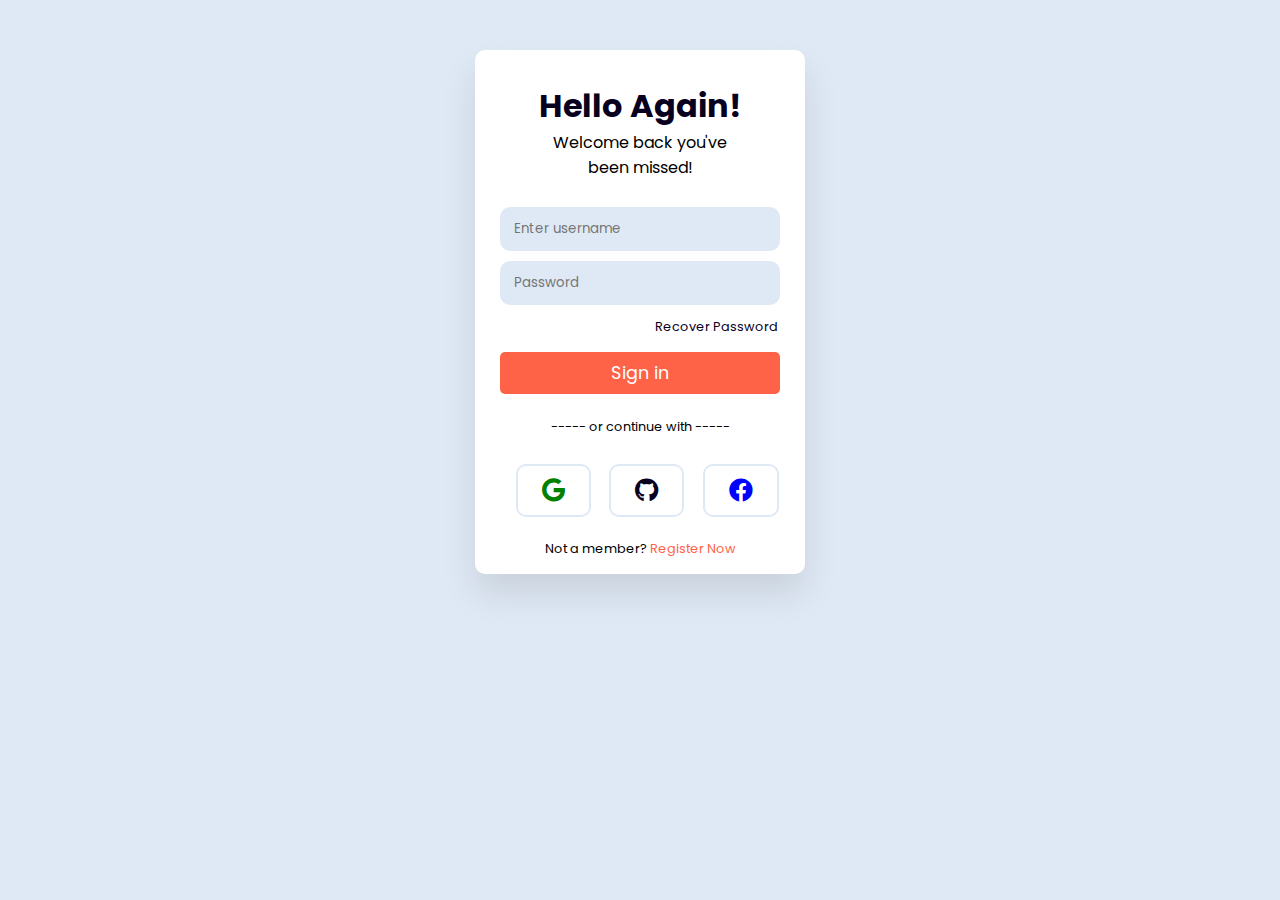
<file: index.html>
<!DOCTYPE html>
<html lang="en">
<head>
  <meta charset="UTF-8">
  <title>Cyber Security Awareness Login</title>
  <link rel="stylesheet" href="style.css">
   <!-- Font Awesome Cdn Link -->
   <link rel="stylesheet" href="https://cdnjs.cloudflare.com/ajax/libs/font-awesome/5.15.3/css/all.min.css"/>
</head>
<body>
  <div class="wrapper">
    <h1>Hello Again!</h1>
    <p>Welcome back you've <br> been missed!</p>
    <form>
      <input type="text" placeholder="Enter username">
      <input type="password" placeholder="Password">
      <p class="recover">
        <a href="#">Recover Password</a>
      </p>
    <closeform></closeform></form>
    <a href="dashboard.html">
    <button>Sign in</button>
    </a>
    <p class="or">
      ----- or continue with -----
    </p>
    <div class="icons">
      <i class="fab fa-google"></i>
      <i class="fab fa-github"></i>
      <i class="fab fa-facebook"></i>
    </div>
    <div class="not-member">
      Not a member? <a href="register.html">Register Now</a>
    </div>
  </div>
</body>
</html>
</file>
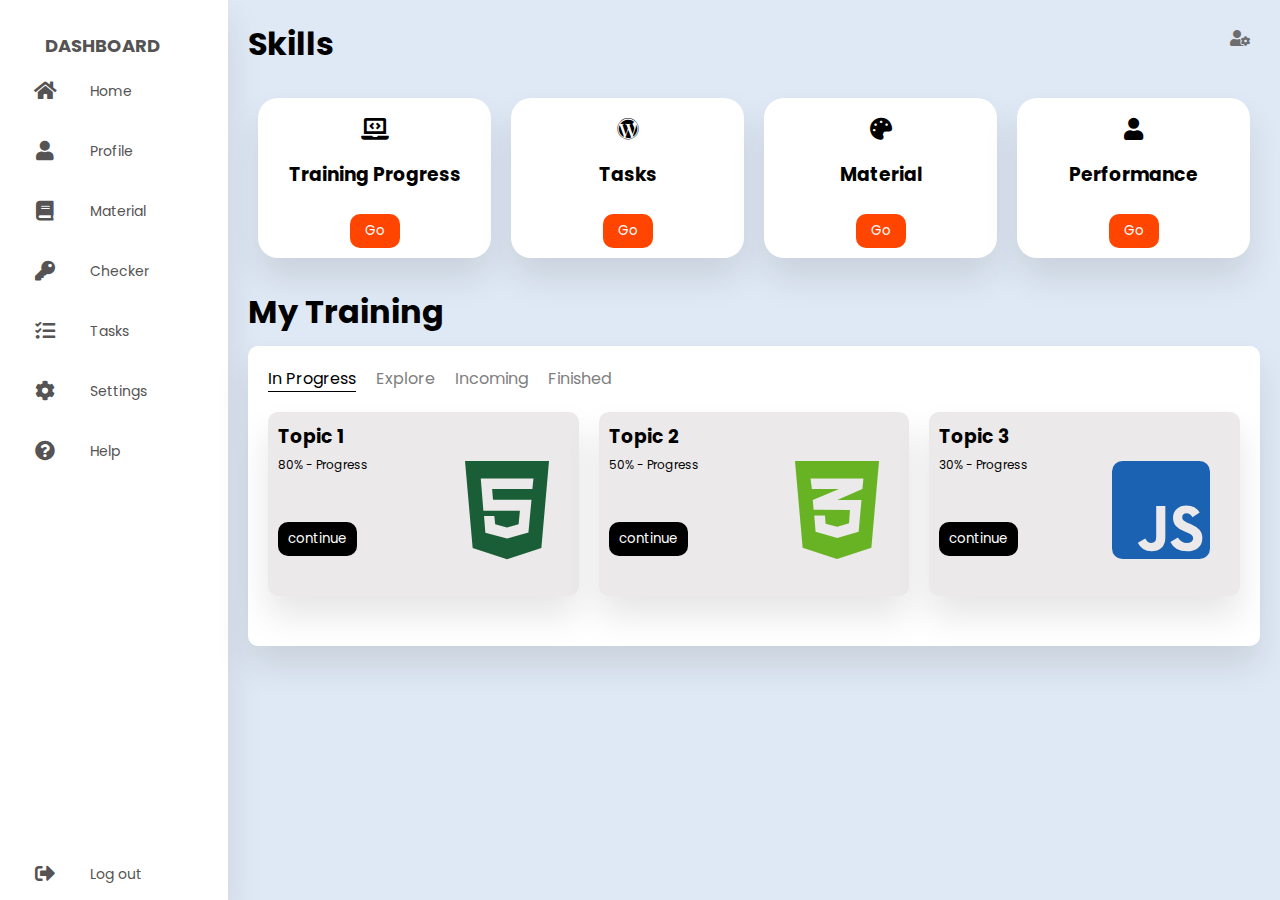
<file: dashboard.html>
<!DOCTYPE html>
<html lang="en">

<head>
  <meta charset="UTF-8" />
  <title>Dashboard</title>
  <link rel="stylesheet" href="dashboard.css" />
  <!-- Font Awesome Cdn Link -->
  <link rel="stylesheet" href="https://cdnjs.cloudflare.com/ajax/libs/font-awesome/5.15.4/css/all.min.css" />
</head>

<body>
  <div class="container">
    <nav>
      <ul>
        <li><a href="#" class="logo">
            <span class="nav-item">DashBoard</span>
          </a></li>
        <li><a href="dashboard.html">
            <i class="fas fa-home"></i>
            <span class="nav-item">Home</span>
          </a></li>
        <li><a href="">
            <i class="fas fa-user"></i>
            <span class="nav-item">Profile</span>
          </a></li>
        <li><a href="material.html">
            <i class="fas fa-book"></i>
            <span class="nav-item">Material</span>
          </a></li>
        <li><a href="">
            <i class="fas fa-key"></i>
            <span class="nav-item">Checker</span>
          </a></li>
        <li><a href="quiz.html">
            <i class="fas fa-tasks"></i>
            <span class="nav-item">Tasks</span>
          </a></li>
        <li><a href="">
            <i class="fas fa-cog"></i>
            <span class="nav-item">Settings</span>
          </a></li>
        <li><a href="">
            <i class="fas fa-question-circle"></i>
            <span class="nav-item">Help</span>
          </a></li>
        <li><a href="index.html" class="logout">
            <i class="fas fa-sign-out-alt"></i>
            <span class="nav-item">Log out</span>
          </a></li>
      </ul>
    </nav>

    <section class="main">
      <div class="main-top">
        <h1>Skills</h1>
        <i class="fas fa-user-cog"></i>
      </div>
      <div class="main-skills">
        <div class="card">
          <i class="fas fa-laptop-code"></i>
          <h3>Training Progress</h3>
          <button>Go</button>
        </div>
        <div class="card">
          <i class="fab fa-wordpress"></i>
          <h3>Tasks</h3>
          <button>Go</button>
        </div>
        <div class="card">
          <i class="fas fa-palette"></i>
          <h3>Material</h3>
          <button>Go</button>
        </div>
        <div class="card">
          <i class="fas fa-user"></i>
          <h3>Performance</h3>
          <button>Go</button>
        </div>
      </div>

      <section class="main-course">
        <h1>My Training</h1>
        <div class="course-box">
          <ul>
            <li class="active">In progress</li>
            <li>explore</li>
            <li>incoming</li>
            <li>finished</li>
          </ul>
          <div class="course">
            <div class="box">
              <h3>Topic 1</h3>
              <p>80% - progress</p>
              <button>continue</button>
              <i class="fab fa-html5 html"></i>
            </div>
            <div class="box">
              <h3>Topic 2</h3>
              <p>50% - progress</p>
              <button>continue</button>
              <i class="fab fa-css3-alt css"></i>
            </div>
            <div class="box">
              <h3>Topic 3</h3>
              <p>30% - progress</p>
              <button>continue</button>
              <i class="fab fa-js-square js"></i>
            </div>

          </div>
        </div>
      </section>
    </section>
  </div>
</body>

</html>
</file>
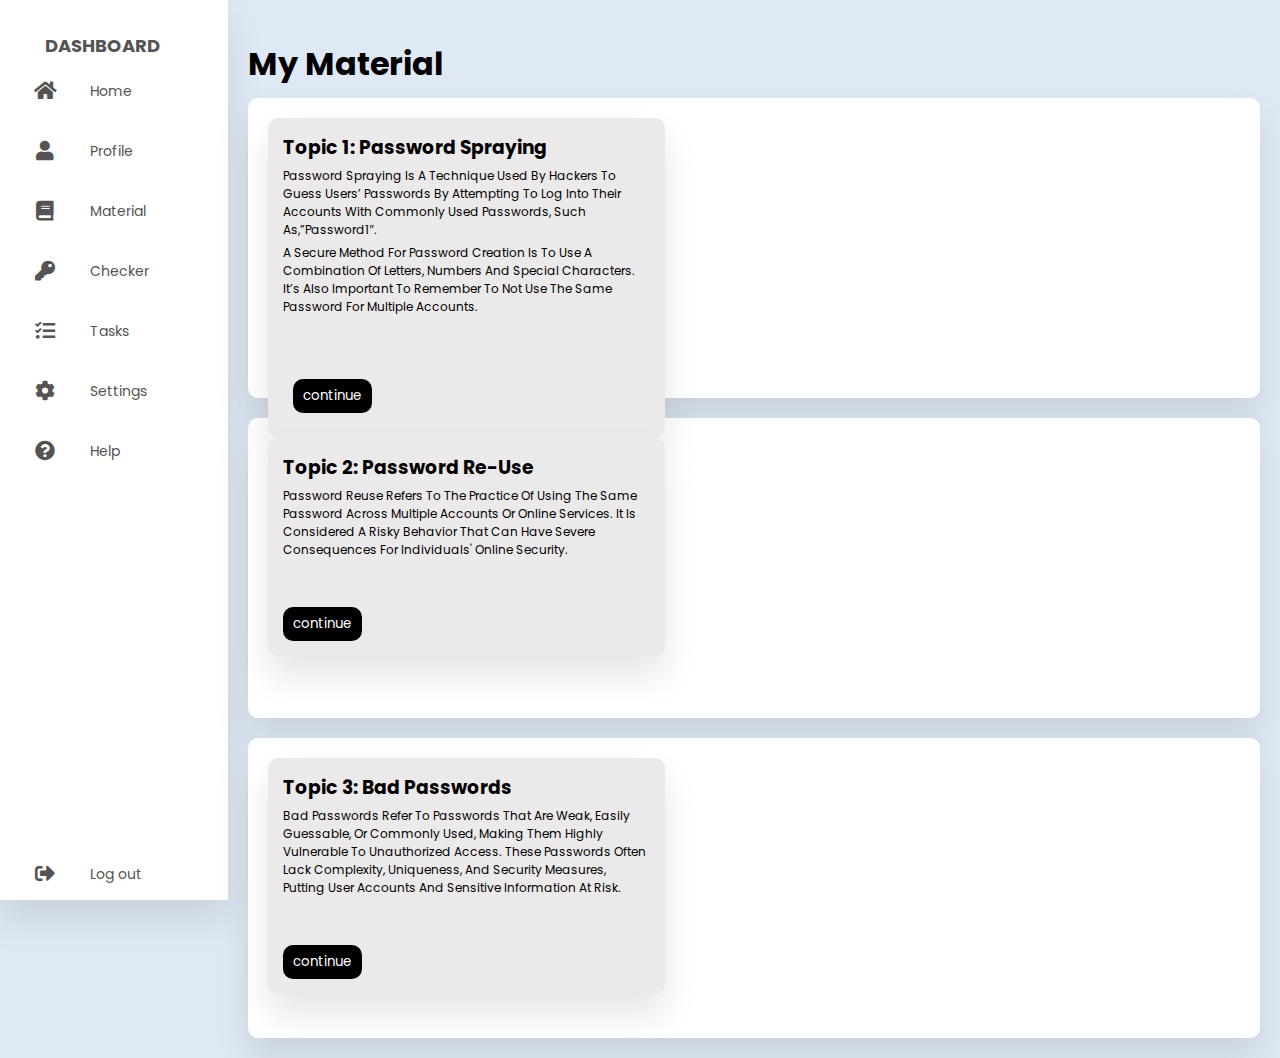
<file: material.html>
<!DOCTYPE html>
<html lang="en">

<head>
    <meta charset="UTF-8" />
    <title>Dashboard | By Code Info</title>
    <link rel="stylesheet" href="material.css" />
    <!-- Font Awesome Cdn Link -->
    <link rel="stylesheet" href="https://cdnjs.cloudflare.com/ajax/libs/font-awesome/5.15.4/css/all.min.css" />
</head>

<body>
    <div class="container">
        <nav>
            <ul>
                <li><a href="#" class="logo">
                        <span class="nav-item">DashBoard</span>
                    </a></li>
                <li><a href="dashboard.html">
                        <i class="fas fa-home"></i>
                        <span class="nav-item">Home</span>
                    </a></li>
                <li><a href="">
                        <i class="fas fa-user"></i>
                        <span class="nav-item">Profile</span>
                    </a></li>
                <li><a href="material.html">
                        <i class="fas fa-book"></i>
                        <span class="nav-item">Material</span>
                    </a></li>
                <li><a href="">
                        <i class="fas fa-key"></i>
                        <span class="nav-item">Checker</span>
                    </a></li>
                <li><a href="quiz.html">
                        <i class="fas fa-tasks"></i>
                        <span class="nav-item">Tasks</span>
                    </a></li>
                <li><a href="">
                        <i class="fas fa-cog"></i>
                        <span class="nav-item">Settings</span>
                    </a></li>
                <li><a href="">
                        <i class="fas fa-question-circle"></i>
                        <span class="nav-item">Help</span>
                    </a></li>
                <li><a href="index.html" class="logout">
                        <i class="fas fa-sign-out-alt"></i>
                        <span class="nav-item">Log out</span>
                    </a></li>
            </ul>
        </nav>

        <section class="main">

            <section class="main-course">
                <h1>My Material</h1>
                <div class="course-box">
                    <div class="course">
                        <div class="box">
                            <h3>Topic 1: Password Spraying</h3>
                            <p>Password spraying is a technique used by hackers to guess users’ passwords by attempting
                                to log into their accounts with commonly used passwords, such as,”password1″.
                            <p>A secure method for password creation is to use a combination of letters, numbers and
                                special characters. It’s also important to remember to not use the same password for
                                multiple accounts.
                            </p>
                            </p>
                            <a href="topic1.html">
                                <button>continue</button>
                            </a>
                        </div>

                    </div>
                </div>
                <section class="main-course">
                    <div class="course-box">
                        <div class="course">
                            <div class="box">
                                <h3>Topic 2: Password Re-Use</h3>
                                <p>Password reuse refers to the practice of using the same password across multiple
                                    accounts or online services. It is considered a risky behavior that can have severe
                                    consequences for individuals' online security.</p>
                                <button>continue</button>

                            </div>
                        </div>
                    </div>
                    <section class="main-course">
                        <div class="course-box">
                            <div class="course">
                                <div class="box">
                                    <h3>Topic 3: Bad Passwords</h3>
                                    <p>Bad passwords refer to passwords that are weak, easily guessable, or commonly
                                        used, making them highly vulnerable to unauthorized access. These passwords
                                        often lack complexity, uniqueness, and security measures, putting user accounts
                                        and sensitive information at risk.</p>
                                    <button>continue</button>

                                </div>
                            </div>
                        </div>
                    </section>
                </section>
            </section>
        </section>
    </div>
</body>

</html>
</file>
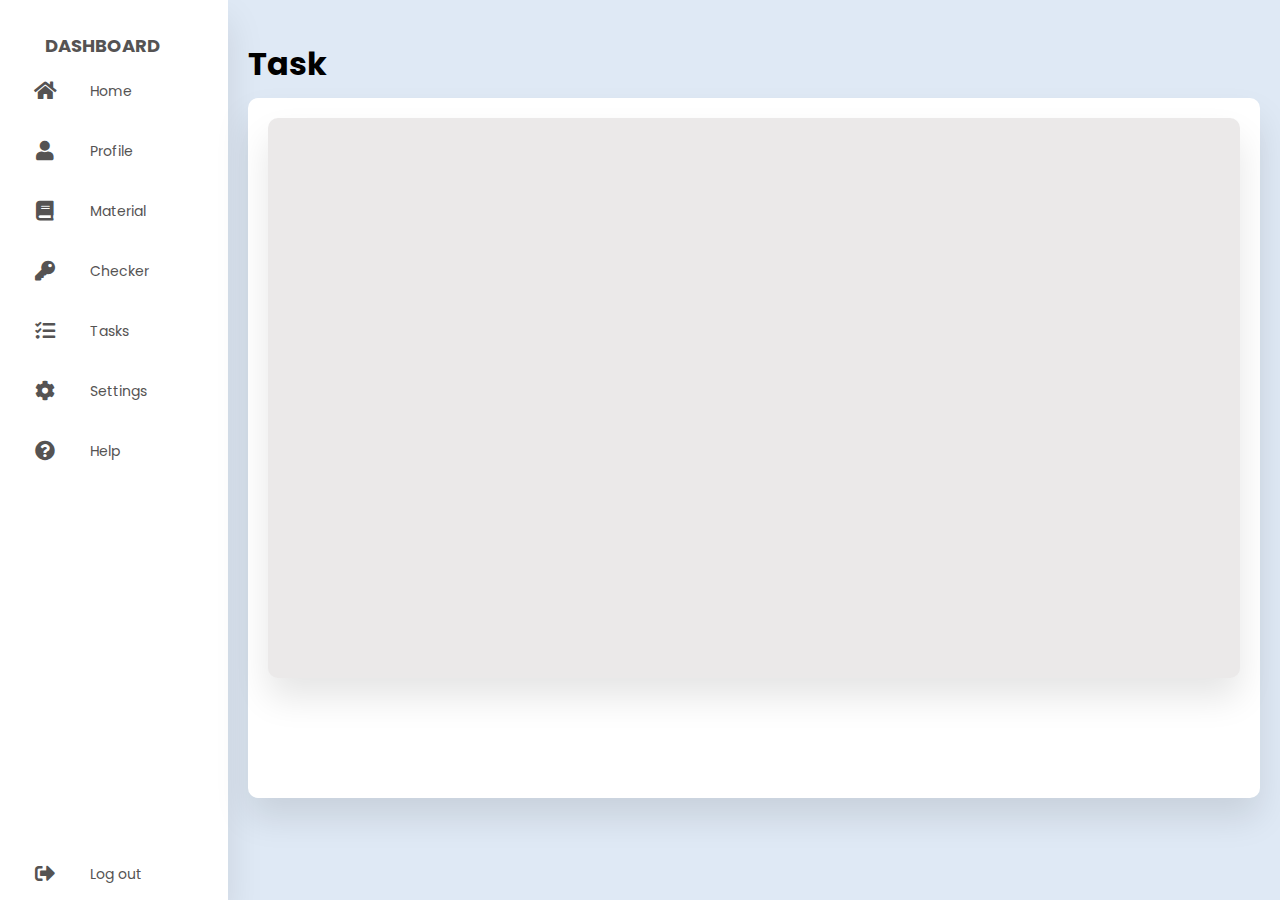
<file: quiz.html>
<!DOCTYPE html>
<html lang="en">

<head>
    <meta charset="UTF-8" />
    <title>Dashboard | By Code Info</title>
    <link rel="stylesheet" href="topic1.css" />
    <!-- Font Awesome Cdn Link -->
    <link rel="stylesheet" href="https://cdnjs.cloudflare.com/ajax/libs/font-awesome/5.15.4/css/all.min.css" />
</head>

<body>
    <div class="container">
        <nav>
            <ul>
                <li><a href="#" class="logo">
                        <span class="nav-item">DashBoard</span>
                    </a></li>
                <li><a href="dashboard.html">
                        <i class="fas fa-home"></i>
                        <span class="nav-item">Home</span>
                    </a></li>
                <li><a href="">
                        <i class="fas fa-user"></i>
                        <span class="nav-item">Profile</span>
                    </a></li>
                <li><a href="material.html">
                        <i class="fas fa-book"></i>
                        <span class="nav-item">Material</span>
                    </a></li>
                <li><a href="">
                        <i class="fas fa-key"></i>
                        <span class="nav-item">Checker</span>
                    </a></li>
                <li><a href="">
                        <i class="fas fa-tasks"></i>
                        <span class="nav-item">Tasks</span>
                    </a></li>
                <li><a href="">
                        <i class="fas fa-cog"></i>
                        <span class="nav-item">Settings</span>
                    </a></li>
                <li><a href="">
                        <i class="fas fa-question-circle"></i>
                        <span class="nav-item">Help</span>
                    </a></li>
                <li><a href="index.html" class="logout">
                        <i class="fas fa-sign-out-alt"></i>
                        <span class="nav-item">Log out</span>
                    </a></li>
            </ul>
        </nav>

        <section class="main">

            <section class="main-course">
                <h1>Task </h1>
                <div class="course-box">
                    <div class="course">
                        <div class="box">
                            <div style="width: 100%;">
                                <div style="position: relative; padding-bottom: 56.25%; padding-top: 0; height: 0;">
                                    <iframe title="Untitled genially" frameborder="0" width="1200" height="675"
                                        style="position: absolute; top: 0; left: 0; width: 100%; height: 100%;"
                                        src="https://view.genial.ly/6480cfbb5768ac001183a825" type="text/html"
                                        allowscriptaccess="always" allowfullscreen="true" scrolling="yes"
                                        allownetworking="all"></iframe> 
                                </div>
                            </div>
                        </div>
                    </div>
            </section>
        </section>
    </div>
</body>

</html>
</file>
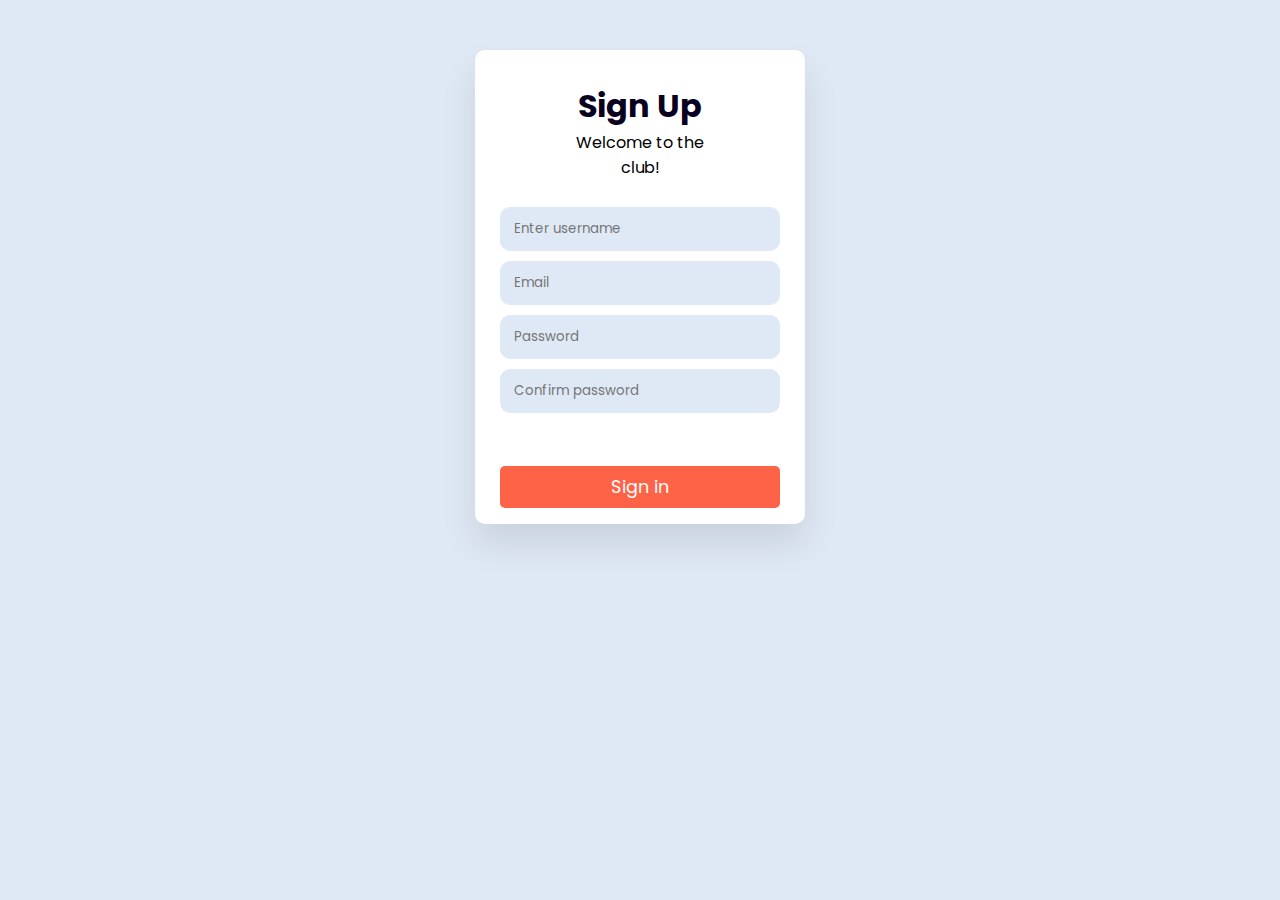
<file: register.html>
<!DOCTYPE html>
<html lang="en">

<head>
    <meta charset="UTF-8">
    <title>Register</title>
    <link rel="stylesheet" href="register.css">
    <!-- Font Awesome Cdn Link -->
    <link rel="stylesheet" href="https://cdnjs.cloudflare.com/ajax/libs/font-awesome/5.15.3/css/all.min.css" />
</head>

<body>
    <div class="wrapper">
        <h1>Sign Up</h1>
        <p>Welcome to the<br> club!</p>
        <form>
            <input type="text" placeholder="Enter username">
            <input type="text" placeholder="Email">
            <input type="password" placeholder="Password">
            <input type="password" placeholder="Confirm password">
            </p>
            <closeform></closeform>
        </form>
        <a href="dashboard.html">
            <button>Sign in</button>
        </a>
    </div>
    </div>
</body>

</html>
</file>
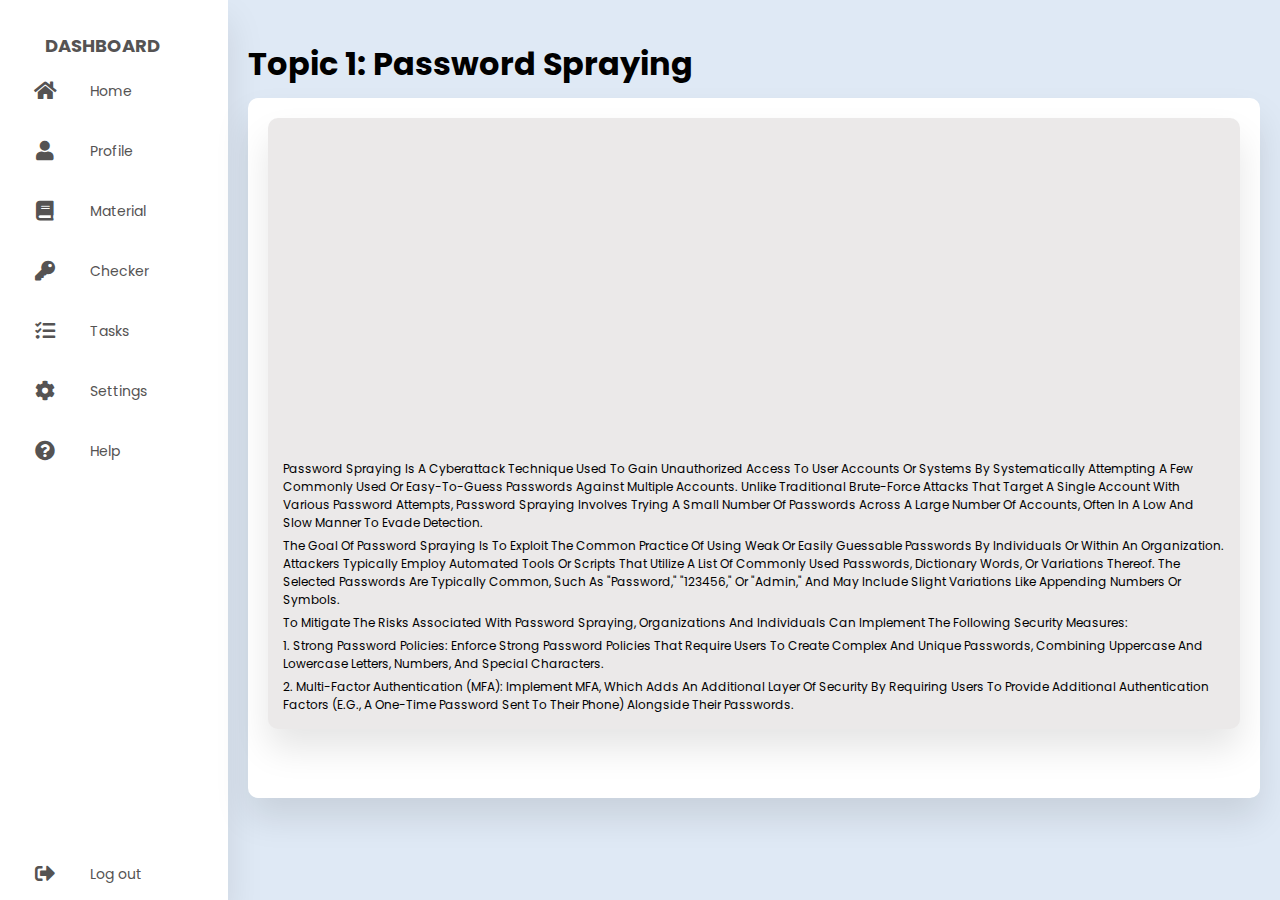
<file: topic1.html>
<!DOCTYPE html>
<html lang="en">

<head>
    <meta charset="UTF-8" />
    <title>Dashboard | By Code Info</title>
    <link rel="stylesheet" href="topic1.css" />
    <!-- Font Awesome Cdn Link -->
    <link rel="stylesheet" href="https://cdnjs.cloudflare.com/ajax/libs/font-awesome/5.15.4/css/all.min.css" />
</head>

<body>
    <div class="container">
        <nav>
            <ul>
                <li><a href="#" class="logo">
                        <span class="nav-item">DashBoard</span>
                    </a></li>
                <li><a href="dashboard.html">
                        <i class="fas fa-home"></i>
                        <span class="nav-item">Home</span>
                    </a></li>
                <li><a href="">
                        <i class="fas fa-user"></i>
                        <span class="nav-item">Profile</span>
                    </a></li>
                <li><a href="material.html">
                        <i class="fas fa-book"></i>
                        <span class="nav-item">Material</span>
                    </a></li>
                <li><a href="">
                        <i class="fas fa-key"></i>
                        <span class="nav-item">Checker</span>
                    </a></li>
                <li><a href="quiz.html">
                        <i class="fas fa-tasks"></i>
                        <span class="nav-item">Tasks</span>
                    </a></li>
                <li><a href="">
                        <i class="fas fa-cog"></i>
                        <span class="nav-item">Settings</span>
                    </a></li>
                <li><a href="">
                        <i class="fas fa-question-circle"></i>
                        <span class="nav-item">Help</span>
                    </a></li>
                <li><a href="index.html" class="logout">
                        <i class="fas fa-sign-out-alt"></i>
                        <span class="nav-item">Log out</span>
                    </a></li>
            </ul>
        </nav>

        <section class="main">

            <section class="main-course">
                <h1>Topic 1: Password Spraying</h1>
                <div class="course-box">
                    <div class="course">
                        <div class="box">
                            <iframe width="560" height="315" src="https://www.youtube.com/embed/xHSnHj-zKF4"
                                title="YouTube video player" frameborder="0"
                                allow="accelerometer; autoplay; clipboard-write; encrypted-media; gyroscope; picture-in-picture; web-share"
                                allowfullscreen>
                            </iframe>
                            <p>Password spraying is a cyberattack technique used to gain unauthorized access to user
                                accounts or systems by systematically attempting a few commonly used or easy-to-guess
                                passwords against multiple accounts. Unlike traditional brute-force attacks that target
                                a single account with various password attempts, password spraying involves trying a
                                small number of passwords across a large number of accounts, often in a low and slow
                                manner to evade detection.
                            </p>

                            <p> The goal of password spraying is to exploit the common practice of using weak or easily
                                guessable passwords by individuals or within an organization. Attackers typically employ
                                automated tools or scripts that utilize a list of commonly used passwords, dictionary
                                words, or variations thereof. The selected passwords are typically common, such as
                                "password," "123456," or "admin," and may include slight variations like appending
                                numbers or symbols.
                            </p>

                            <p>
                                To mitigate the risks associated with password spraying, organizations and individuals
                                can implement the following security measures:
                            </p>
                            
                            <p>1. Strong Password Policies: Enforce strong password policies that require users to
                                create
                                complex and unique passwords, combining uppercase and lowercase letters, numbers, and
                                special characters.
                            </p>

                            <p>2. Multi-Factor Authentication (MFA): Implement MFA, which adds an additional layer of
                                security by requiring users to provide additional authentication factors (e.g., a
                                one-time password sent to their phone) alongside their passwords.
                            </p>

                        </div>
            </section>
        </section>
    </div>
</body>

</html>
</file>
<file: style.css>
@import url('https://fonts.googleapis.com/css2?family=Poppins:wght@400;600&display=swap');
*{
  margin: 0;
  padding: 0;
  box-sizing: border-box;
  font-family: "Poppins", sans-serif;
}
body{
  background: #dfe9f5;
}
.wrapper{
  width: 330px;
  padding: 2rem 0 1rem 0;
  margin: 50px auto;
  background: #fff;
  border-radius: 10px;
  text-align: center;
  box-shadow: 0 20px 35px rgba(0, 0, 0, 0.1);
}
h1{
  font-size: 2rem;
  color: #07001f;
}
p{
  margin-bottom: 1.7rem;
}
form input{
  width: 85%;
  outline: none;
  border: none;
  background: #dfe9f5;
  padding: 12px 14px;
  margin-bottom: 10px;
  border-radius: 10px;
}
.recover{
  text-align: right;
  font-size: 0.8rem;
  margin: 0.2rem 1.7rem 0 0;
}
.recover a{
  text-decoration: none;
  color: #07001f;
}
button{
  font-size: 1.1rem;
  margin-top: 1rem;
  padding: 8px 0;
  border-radius: 5px;
  outline: none;
  border: none;
  width: 85%;
  background: tomato;
  color: #fff;
  cursor: pointer;
}
button:hover{
  background: rgba(122, 30, 30, 0.767);
}
.or{
  font-size: 0.8rem;
  margin-top: 1.5rem;
}
.icons i{
  color: #07001f;
  padding: 00.8rem 1.5rem;
  border-radius: 10px;
  margin-left: .9rem;
  font-size: 1.5rem;
  cursor: pointer;
  border: 2px solid #dfe9f5;
}
.icons i:hover{
  color: #fff !important;
  background: #07001f;
  transition: 1s;
}
.icons i:first-child{
  color: green;
}
.icons i:last-child{
  color: blue;
}
.not-member{
  font-size: 0.8rem;
  margin-top: 1.4rem;
}
.not-member a{
  color: tomato;
  text-decoration: none;
}
a:hover{
  text-decoration: underline;
}
</file>
<file: dashboard.css>
/*  import google fonts */
@import url("https://fonts.googleapis.com/css2?family=Poppins:wght@400;500;600;700");
*{
  margin: 0;
  padding: 0;
  outline: none;
  border: none;
  text-decoration: none;
  box-sizing: border-box;
  font-family: "Poppins", sans-serif;
}
body{
  background: #dfe9f5;
}
.container{
  display: flex;
}
nav{
  position: relative;
  top: 0;
  bottom: 0;
  height: 100vh;
  left: 0;
  background: #fff;
  width: 280px;
  overflow: hidden;
  box-shadow: 0 20px 35px rgba(0, 0, 0, 0.1);
}
.logo{
  text-align: center;
  display: flex;
  margin: 10px 0 0 10px;
}
.logo img{
  width: 45px;
  height: 45px;
  border-radius: 50%;
}
.logo span{
  font-weight: bold;
  padding-left: 15px;
  font-size: 18px;
  text-transform: uppercase;
}
a{
  position: relative;
  color: rgb(85, 83, 83);
  font-size: 14px;
  display: table;
  width: 280px;
  padding: 10px;
}
nav .fas{
  position: relative;
  width: 70px;
  height: 40px;
  top: 14px;
  font-size: 20px;
  text-align: center;
}
.nav-item{
  position: relative;
  top: 12px;
  margin-left: 10px;
}
a:hover{
  background: #eee;
}
.logout{
  position: absolute;
  bottom: 0;
}

/* Main Section */
.main{
  position: relative;
  padding: 20px;
  width: 100%;
}
.main-top{
  display: flex;
  width: 100%;
}
.main-top i{
  position: absolute;
  right: 0;
  margin: 10px 30px;
  color: rgb(110, 109, 109);
  cursor: pointer;
}
.main-skills{
  display: flex;
  margin-top: 20px;
}
.main-skills .card{
  width: 25%;
  margin: 10px;
  background: #fff;
  text-align: center;
  border-radius: 20px;
  padding: 10px;
  box-shadow: 0 20px 35px rgba(0, 0, 0, 0.1);
}
.main-skills .card h3{
  margin: 10px;
  text-transform: capitalize;
}
.main-skills .card p{
  font-size: 12px;
}
.main-skills .card button{
  background: orangered;
  color: #fff;
  padding: 7px 15px;
  border-radius: 10px;
  margin-top: 15px;
  cursor: pointer;
}
.main-skills .card button:hover{
  background: rgba(223, 70, 15, 0.856);
}
.main-skills .card i{
  font-size: 22px;
  padding: 10px;
}

/* Courses */
.main-course{
  margin-top:20px ;
  text-transform: capitalize;
}
.course-box{
  width: 100%;
  height: 300px;
  padding: 10px 10px 30px 10px;
  margin-top: 10px;
  background: #fff;
  border-radius: 10px;
  box-shadow: 0 20px 35px rgba(0, 0, 0, 0.1);
}
.course-box ul{
  list-style: none;
  display: flex;
}
.course-box ul li{
  margin: 10px;
  color: gray;
  cursor: pointer;
}
.course-box ul .active{
  color: #000;
  border-bottom: 1px solid #000;
}
.course-box .course{
  display: flex;
}
.box{
  width: 33%;
  padding: 10px;
  margin: 10px;
  border-radius: 10px;
  background: rgb(235, 233, 233);
  box-shadow: 0 20px 35px rgba(0, 0, 0, 0.1);
}
.box p{
  font-size: 12px;
  margin-top: 5px;
}
.box button{
  background: #000;
  color: #fff;
  padding: 7px 10px;
  border-radius: 10px;
  margin-top: 3rem;
  cursor: pointer;
}
.box button:hover{
  background: rgba(0, 0, 0, 0.842);
}
.box i{
  font-size: 7rem;
  float: right;
  margin: -20px 20px 20px 0;
}
.html{
  color: rgb(25, 94, 54);
}
.css{
  color: rgb(104, 179, 35);
}
.js{
  color: rgb(28, 98, 179);
}
</file>
<file: material.css>
/*  import google fonts */
@import url("https://fonts.googleapis.com/css2?family=Poppins:wght@400;500;600;700");
*{
  margin: 0;
  padding: 0;
  outline: none;
  border: none;
  text-decoration: none;
  box-sizing: border-box;
  font-family: "Poppins", sans-serif;
}
body{
  background: #dfe9f5;
}
.container{
  display: flex;
}
nav{
  position: relative;
  top: 0;
  bottom: 0;
  height: 100vh;
  left: 0;
  background: #fff;
  width: 280px;
  overflow: hidden;
  box-shadow: 0 20px 35px rgba(0, 0, 0, 0.1);
}
.logo{
  text-align: center;
  display: flex;
  margin: 10px 0 0 10px;
}
.logo img{
  width: 45px;
  height: 45px;
  border-radius: 50%;
}
.logo span{
  font-weight: bold;
  padding-left: 15px;
  font-size: 18px;
  text-transform: uppercase;
}
a{
  position: relative;
  color: rgb(85, 83, 83);
  font-size: 14px;
  display: table;
  width: 280px;
  padding: 10px;
}
nav .fas{
  position: relative;
  width: 70px;
  height: 40px;
  top: 14px;
  font-size: 20px;
  text-align: center;
}
.nav-item{
  position: relative;
  top: 12px;
  margin-left: 10px;
}
a:hover{
  background: #eee;
}
.logout{
  position: absolute;
  bottom: 0;
}

/* Main Section */
.main{
  position: relative;
  padding: 20px;
  width: 100%;
}
.main-top{
  display: flex;
  width: 100%;
}
.main-top i{
  position: absolute;
  right: 0;
  margin: 10px 30px;
  color: rgb(110, 109, 109);
  cursor: pointer;
}
.main-skills{
  display: flex;
  margin-top: 20px;
}
.main-skills .card{
  width: 25%;
  margin: 10px;
  background: #fff;
  text-align: center;
  border-radius: 20px;
  padding: 10px;
  box-shadow: 0 20px 35px rgba(0, 0, 0, 0.1);
}
.main-skills .card h3{
  margin: 10px;
  text-transform: capitalize;
}
.main-skills .card p{
  font-size: 12px;
}
.main-skills .card button{
  background: orangered;
  color: #fff;
  padding: 7px 15px;
  border-radius: 10px;
  margin-top: 15px;
  cursor: pointer;
}
.main-skills .card button:hover{
  background: rgba(223, 70, 15, 0.856);
}
.main-skills .card i{
  font-size: 22px;
  padding: 10px;
}

/* Courses */
.main-course{
  margin-top:20px ;
  text-transform: capitalize;
}
.course-box{
  width: 100%;
  height: 300px;
  padding: 10px 10px 30px 10px;
  margin-top: 10px;
  background: #fff;
  border-radius: 10px;
  box-shadow: 0 20px 35px rgba(0, 0, 0, 0.1);
}
.course-box ul{
  list-style: none;
  display: flex;
}
.course-box ul li{
  margin: 10px;
  color: gray;
  cursor: pointer;
}
.course-box ul .active{
  color: #000;
  border-bottom: 1px solid #000;
}
.course-box .course{
  display: flex;
}
.box{
  width: 40%;
  padding: 15px;
  margin: 10px;
  border-radius: 10px;
  background: rgb(235, 233, 233);
  box-shadow: 0 20px 35px rgba(0, 0, 0, 0.1);
}
.box p{
  font-size: 12px;
  margin-top: 5px;
}
.box button{
  background: #000;
  color: #fff;
  padding: 7px 10px;
  border-radius: 10px;
  margin-top: 3rem;
  cursor: pointer;
}
.box button:hover{
  background: rgba(0, 0, 0, 0.842);
}
.box i{
  font-size: 7rem;
  float: right;
  margin: -20px 20px 20px 0;
}
.html{
  color: rgb(25, 94, 54);
}
.css{
  color: rgb(104, 179, 35);
}
.js{
  color: rgb(28, 98, 179);
}
</file>
<file: topic1.css>
/*  import google fonts */
@import url("https://fonts.googleapis.com/css2?family=Poppins:wght@400;500;600;700");
*{
  margin: 0;
  padding: 0;
  outline: none;
  border: none;
  text-decoration: none;
  box-sizing: border-box;
  font-family: "Poppins", sans-serif;
}
body{
  background: #dfe9f5;
}
.container{
  display: flex;
}
nav{
  position: relative;
  top: 0;
  bottom: 0;
  height: 100vh;
  left: 0;
  background: #fff;
  width: 280px;
  overflow: hidden;
  box-shadow: 0 20px 35px rgba(0, 0, 0, 0.1);
}
.logo{
  text-align: center;
  display: flex;
  margin: 10px 0 0 10px;
}
.logo img{
  width: 45px;
  height: 45px;
  border-radius: 50%;
}
.logo span{
  font-weight: bold;
  padding-left: 15px;
  font-size: 18px;
  text-transform: uppercase;
}
a{
  position: relative;
  color: rgb(85, 83, 83);
  font-size: 14px;
  display: table;
  width: 280px;
  padding: 10px;
}
nav .fas{
  position: relative;
  width: 70px;
  height: 40px;
  top: 14px;
  font-size: 20px;
  text-align: center;
}
.nav-item{
  position: relative;
  top: 12px;
  margin-left: 10px;
}
a:hover{
  background: #eee;
}
.logout{
  position: absolute;
  bottom: 0;
}

/* Main Section */
.main{
  position: relative;
  padding: 20px;
  width: 100%;
}
.main-top{
  display: flex;
  width: 100%;
}
.main-top i{
  position: absolute;
  right: 0;
  margin: 10px 30px;
  color: rgb(110, 109, 109);
  cursor: pointer;
}
.main-skills{
  display: flex;
  margin-top: 20px;
}
.main-skills .card{
  width: 25%;
  margin: 10px;
  background: #fff;
  text-align: center;
  border-radius: 20px;
  padding: 10px;
  box-shadow: 0 20px 35px rgba(0, 0, 0, 0.1);
}
.main-skills .card h3{
  margin: 10px;
  text-transform: capitalize;
}
.main-skills .card p{
  font-size: 12px;
}
.main-skills .card button{
  background: orangered;
  color: #fff;
  padding: 7px 15px;
  border-radius: 10px;
  margin-top: 15px;
  cursor: pointer;
}
.main-skills .card button:hover{
  background: rgba(223, 70, 15, 0.856);
}
.main-skills .card i{
  font-size: 22px;
  padding: 10px;
}

/* Courses */
.main-course{
  margin-top:20px ;
  text-transform: capitalize;
}
.course-box{
  width: 100%;
  height: 700px;
  padding: 10px 10px 30px 10px;
  margin-top: 10px;
  background: #fff;
  border-radius: 10px;
  box-shadow: 0 20px 35px rgba(0, 0, 0, 0.1);
}
.course-box ul{
  list-style: none;
  display: flex;
}
.course-box ul li{
  margin: 10px;
  color: gray;
  cursor: pointer;
}
.course-box ul .active{
  color: #000;
  border-bottom: 1px solid #000;
}
.course-box .course{
  display: flex;
}
.box{
  width: 200%;
  padding: 15px;
  margin: 10px;
  border-radius: 10px;
  background: rgb(235, 233, 233);
  box-shadow: 0 20px 35px rgba(0, 0, 0, 0.1);
}
.box p{
  font-size: 12px;
  margin-top: 5px;
}
.box button{
  background: #000;
  color: #fff;
  padding: 7px 10px;
  border-radius: 10px;
  margin-top: 3rem;
  cursor: pointer;
}
.box button:hover{
  background: rgba(0, 0, 0, 0.842);
}
.box i{
  font-size: 7rem;
  float: right;
  margin: -20px 20px 20px 0;
}
.html{
  color: rgb(25, 94, 54);
}
.css{
  color: rgb(104, 179, 35);
}
.js{
  color: rgb(28, 98, 179);
}
</file>
<file: register.css>
@import url('https://fonts.googleapis.com/css2?family=Poppins:wght@400;600&display=swap');
*{
  margin: 0;
  padding: 0;
  box-sizing: border-box;
  font-family: "Poppins", sans-serif;
}
body{
  background: #dfe9f5;
}
.wrapper{
  width: 330px;
  padding: 2rem 0 1rem 0;
  margin: 50px auto;
  background: #fff;
  border-radius: 10px;
  text-align: center;
  box-shadow: 0 20px 35px rgba(0, 0, 0, 0.1);
}
h1{
  font-size: 2rem;
  color: #07001f;
}
p{
  margin-bottom: 1.7rem;
}
form input{
  width: 85%;
  outline: none;
  border: none;
  background: #dfe9f5;
  padding: 12px 14px;
  margin-bottom: 10px;
  border-radius: 10px;
}
.recover{
  text-align: right;
  font-size: 0.8rem;
  margin: 0.2rem 1.7rem 0 0;
}
.recover a{
  text-decoration: none;
  color: #07001f;
}
button{
  font-size: 1.1rem;
  margin-top: 1rem;
  padding: 8px 0;
  border-radius: 5px;
  outline: none;
  border: none;
  width: 85%;
  background: tomato;
  color: #fff;
  cursor: pointer;
}
button:hover{
  background: rgba(122, 30, 30, 0.767);
}
.or{
  font-size: 0.8rem;
  margin-top: 1.5rem;
}
.icons i{
  color: #07001f;
  padding: 00.8rem 1.5rem;
  border-radius: 10px;
  margin-left: .9rem;
  font-size: 1.5rem;
  cursor: pointer;
  border: 2px solid #dfe9f5;
}
.icons i:hover{
  color: #fff !important;
  background: #07001f;
  transition: 1s;
}
.icons i:first-child{
  color: green;
}
.icons i:last-child{
  color: blue;
}
.not-member{
  font-size: 0.8rem;
  margin-top: 1.4rem;
}
.not-member a{
  color: tomato;
  text-decoration: none;
}
a:hover{
  text-decoration: underline;
}
</file>
